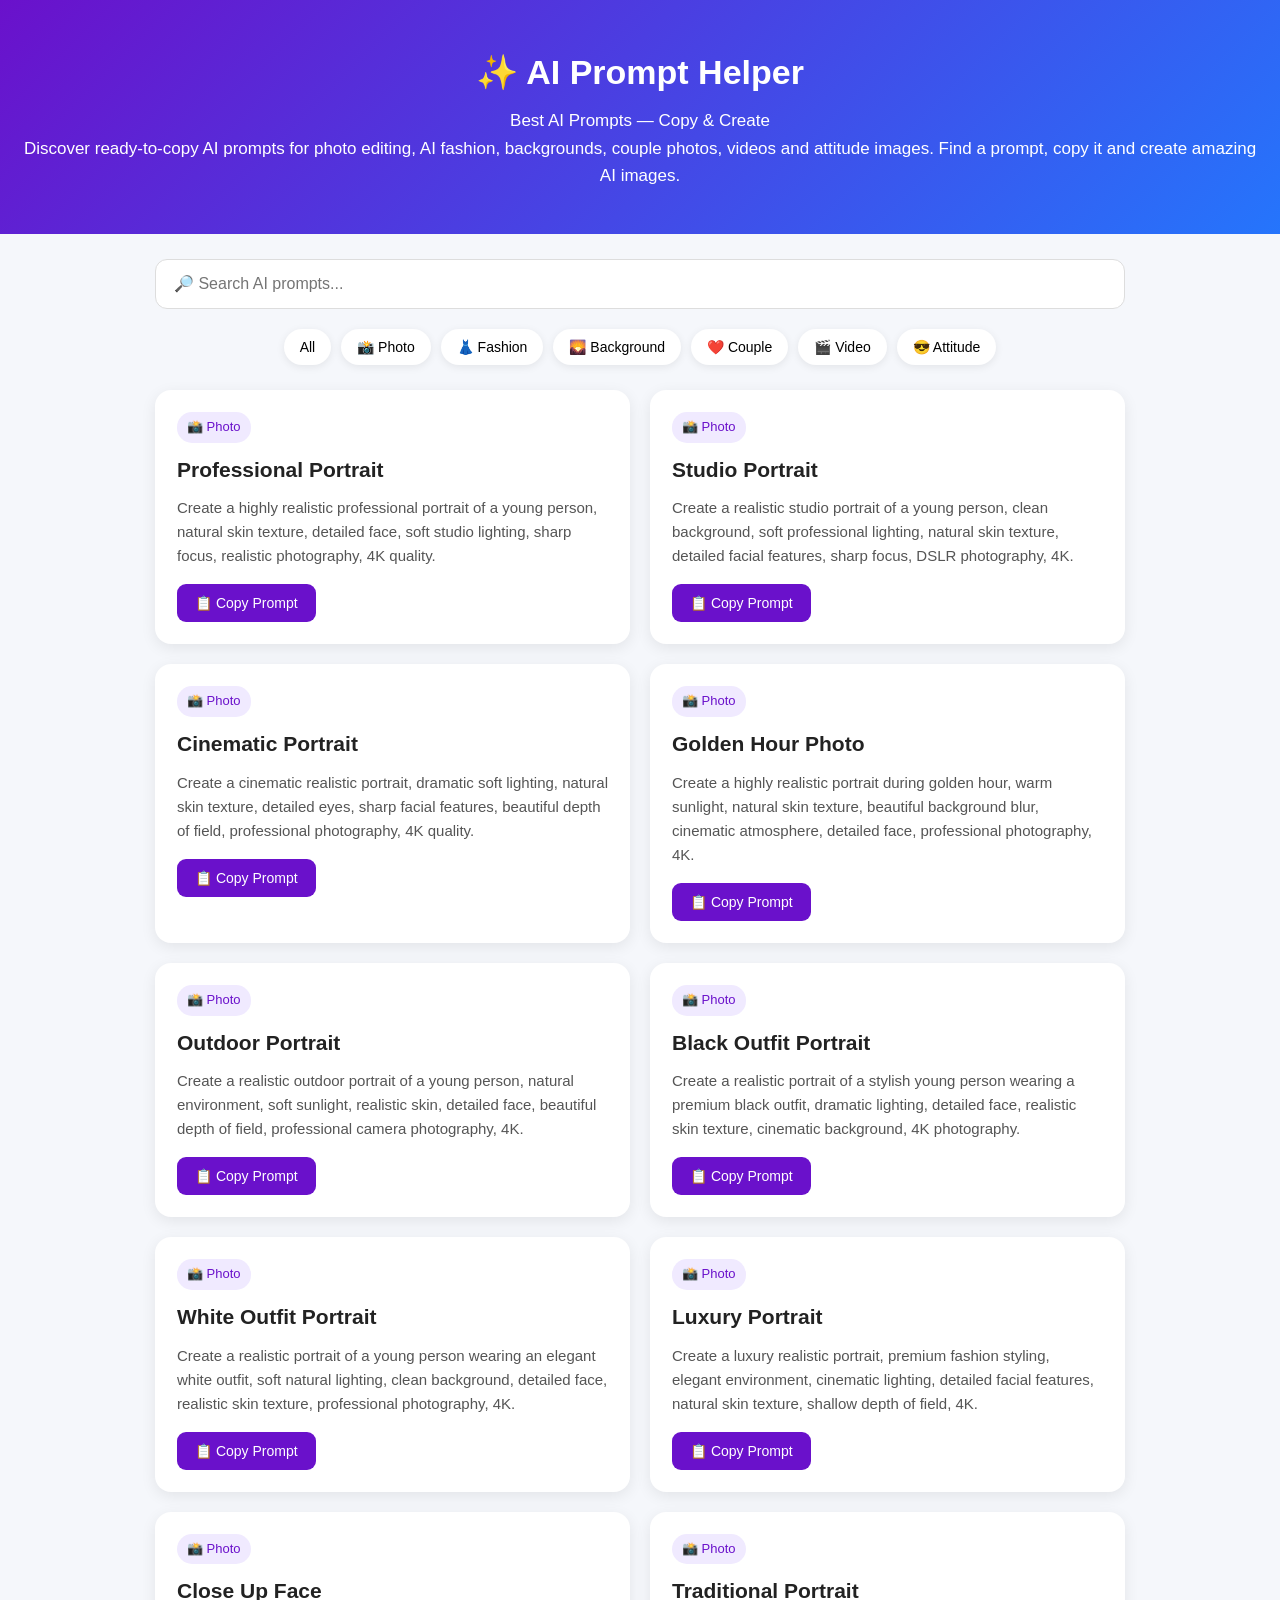
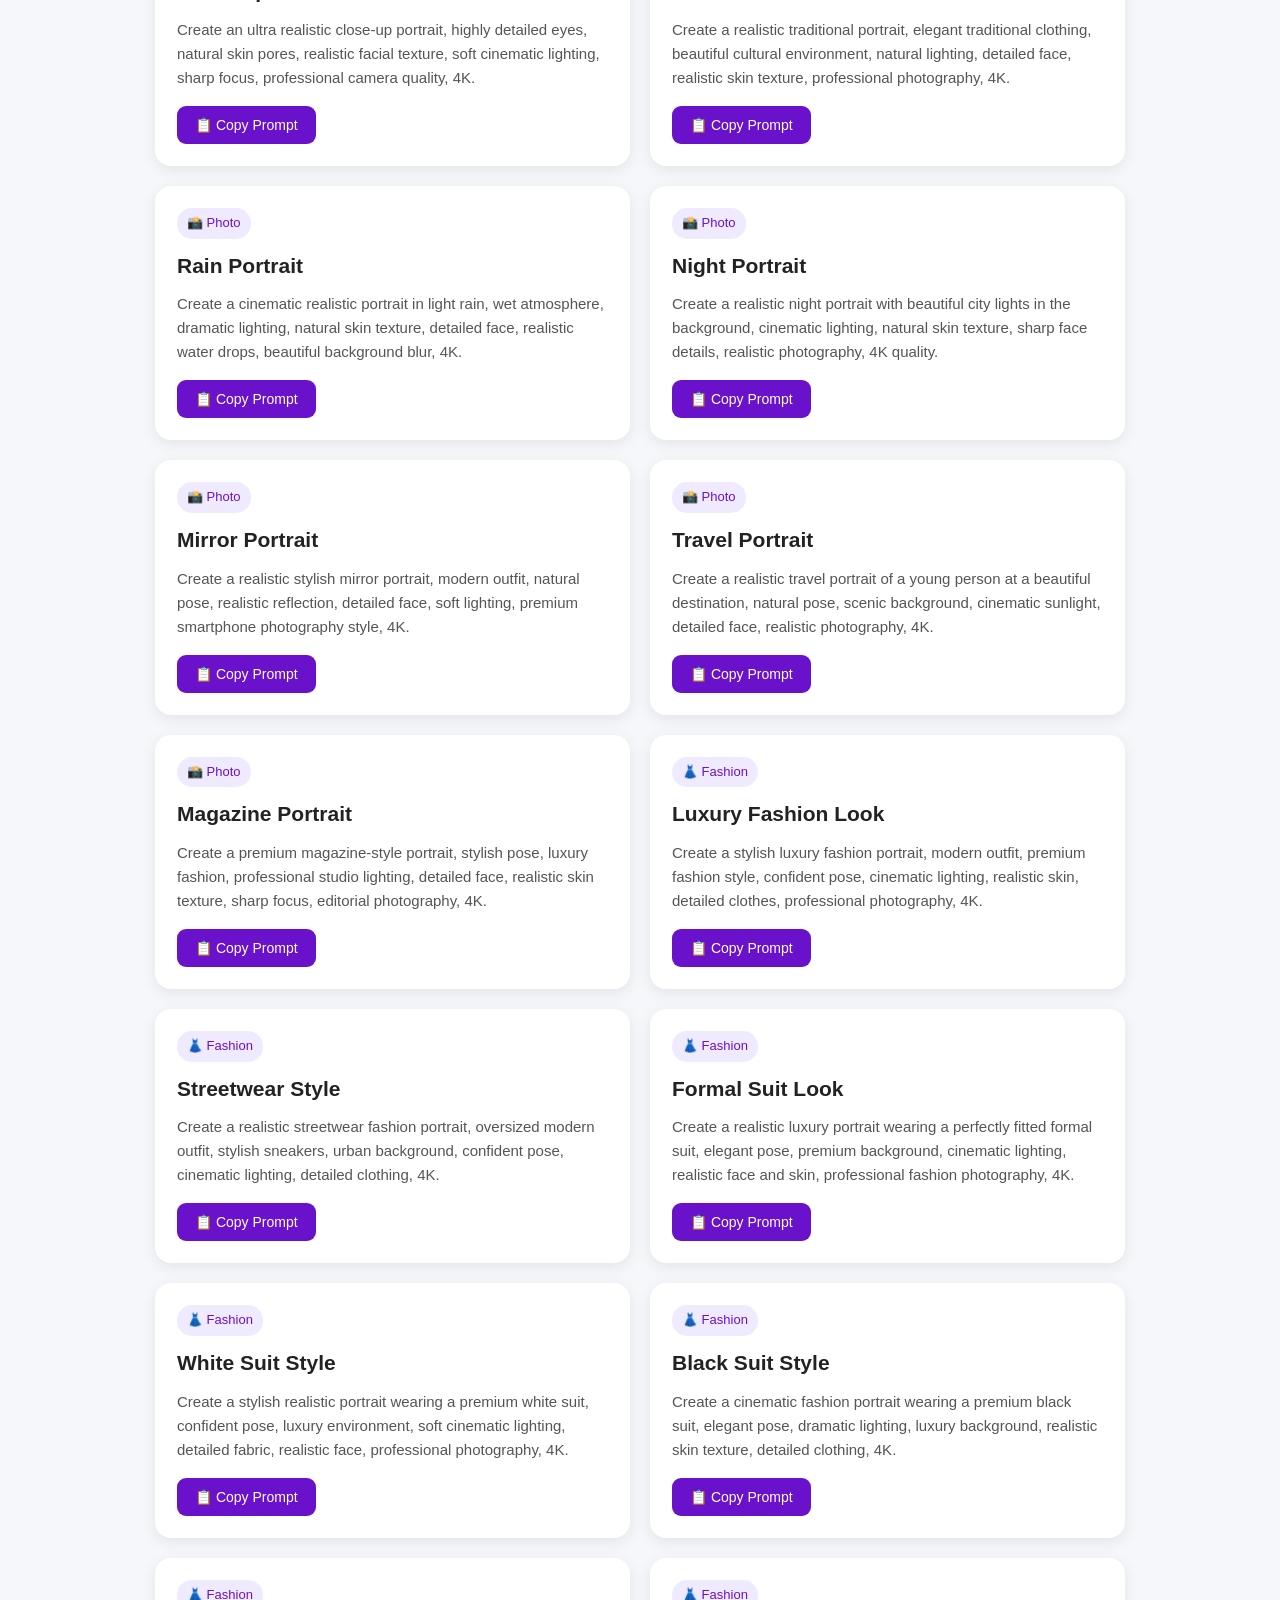
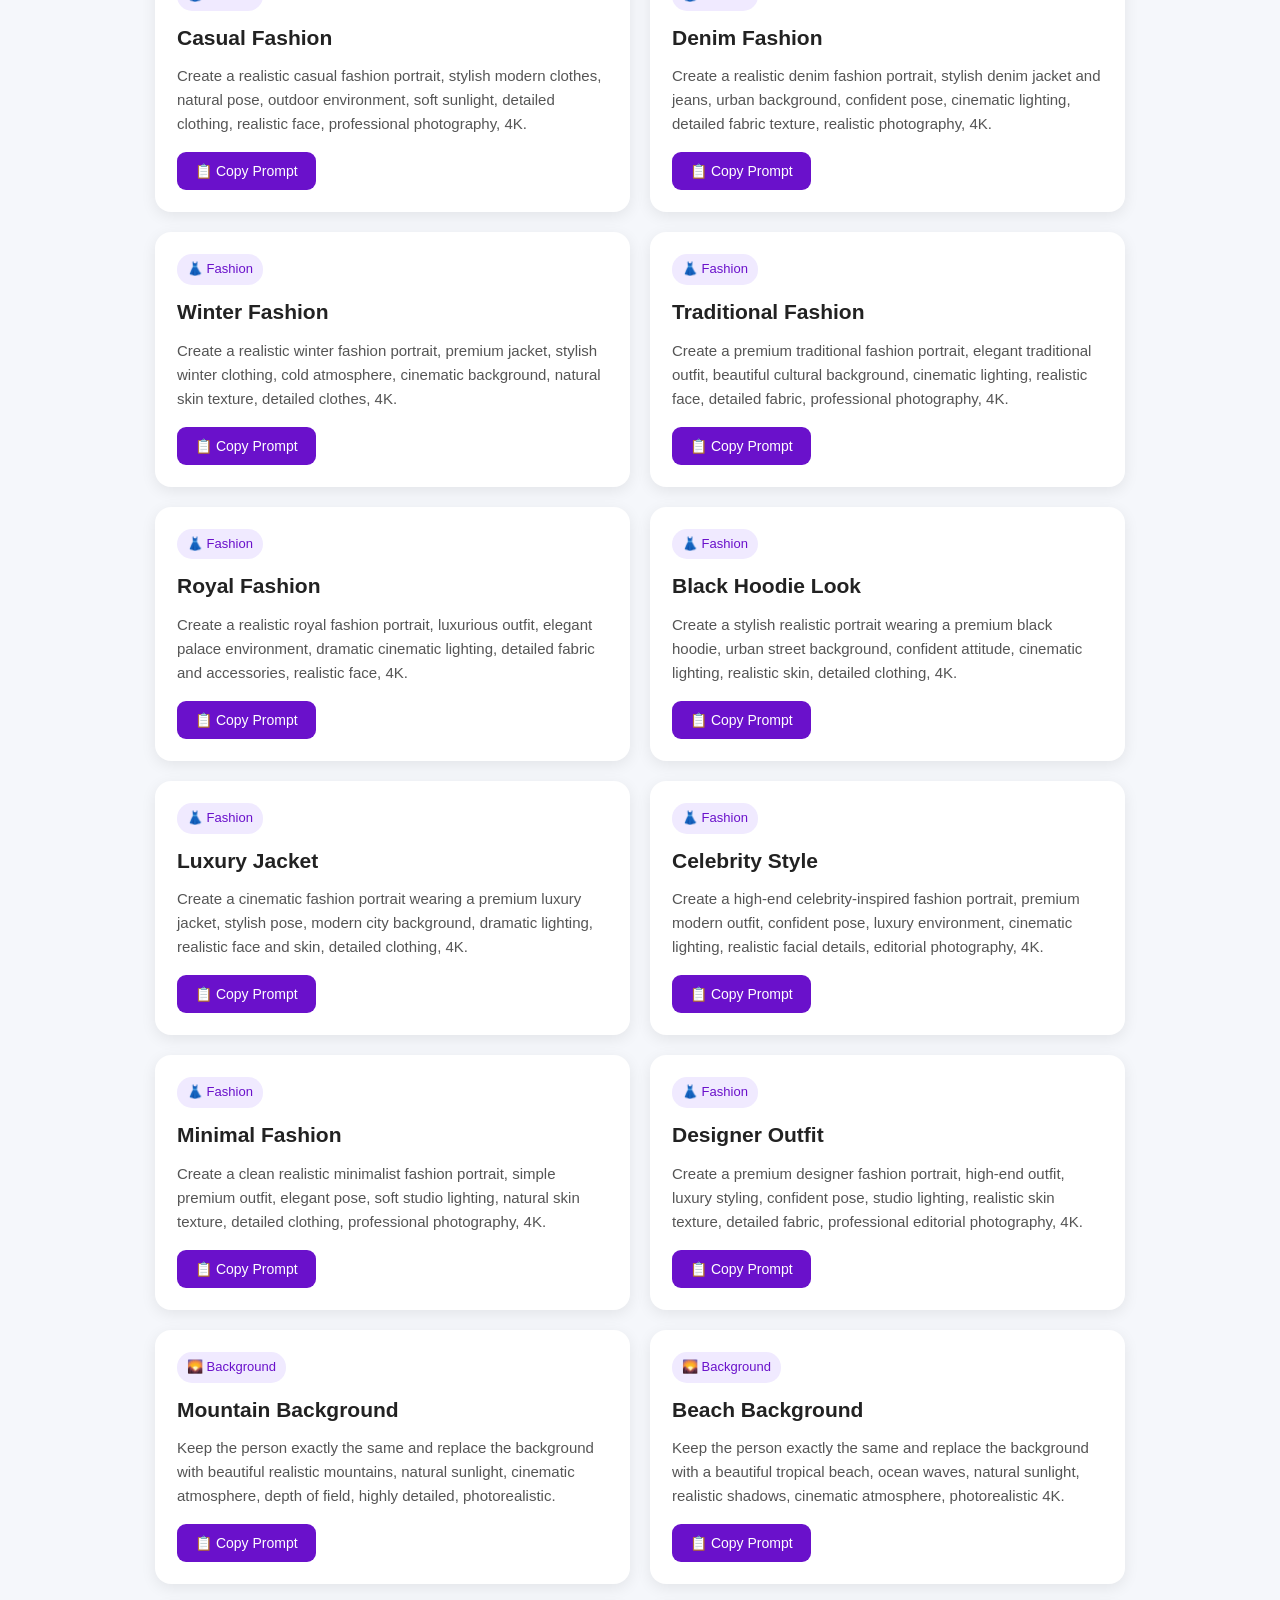
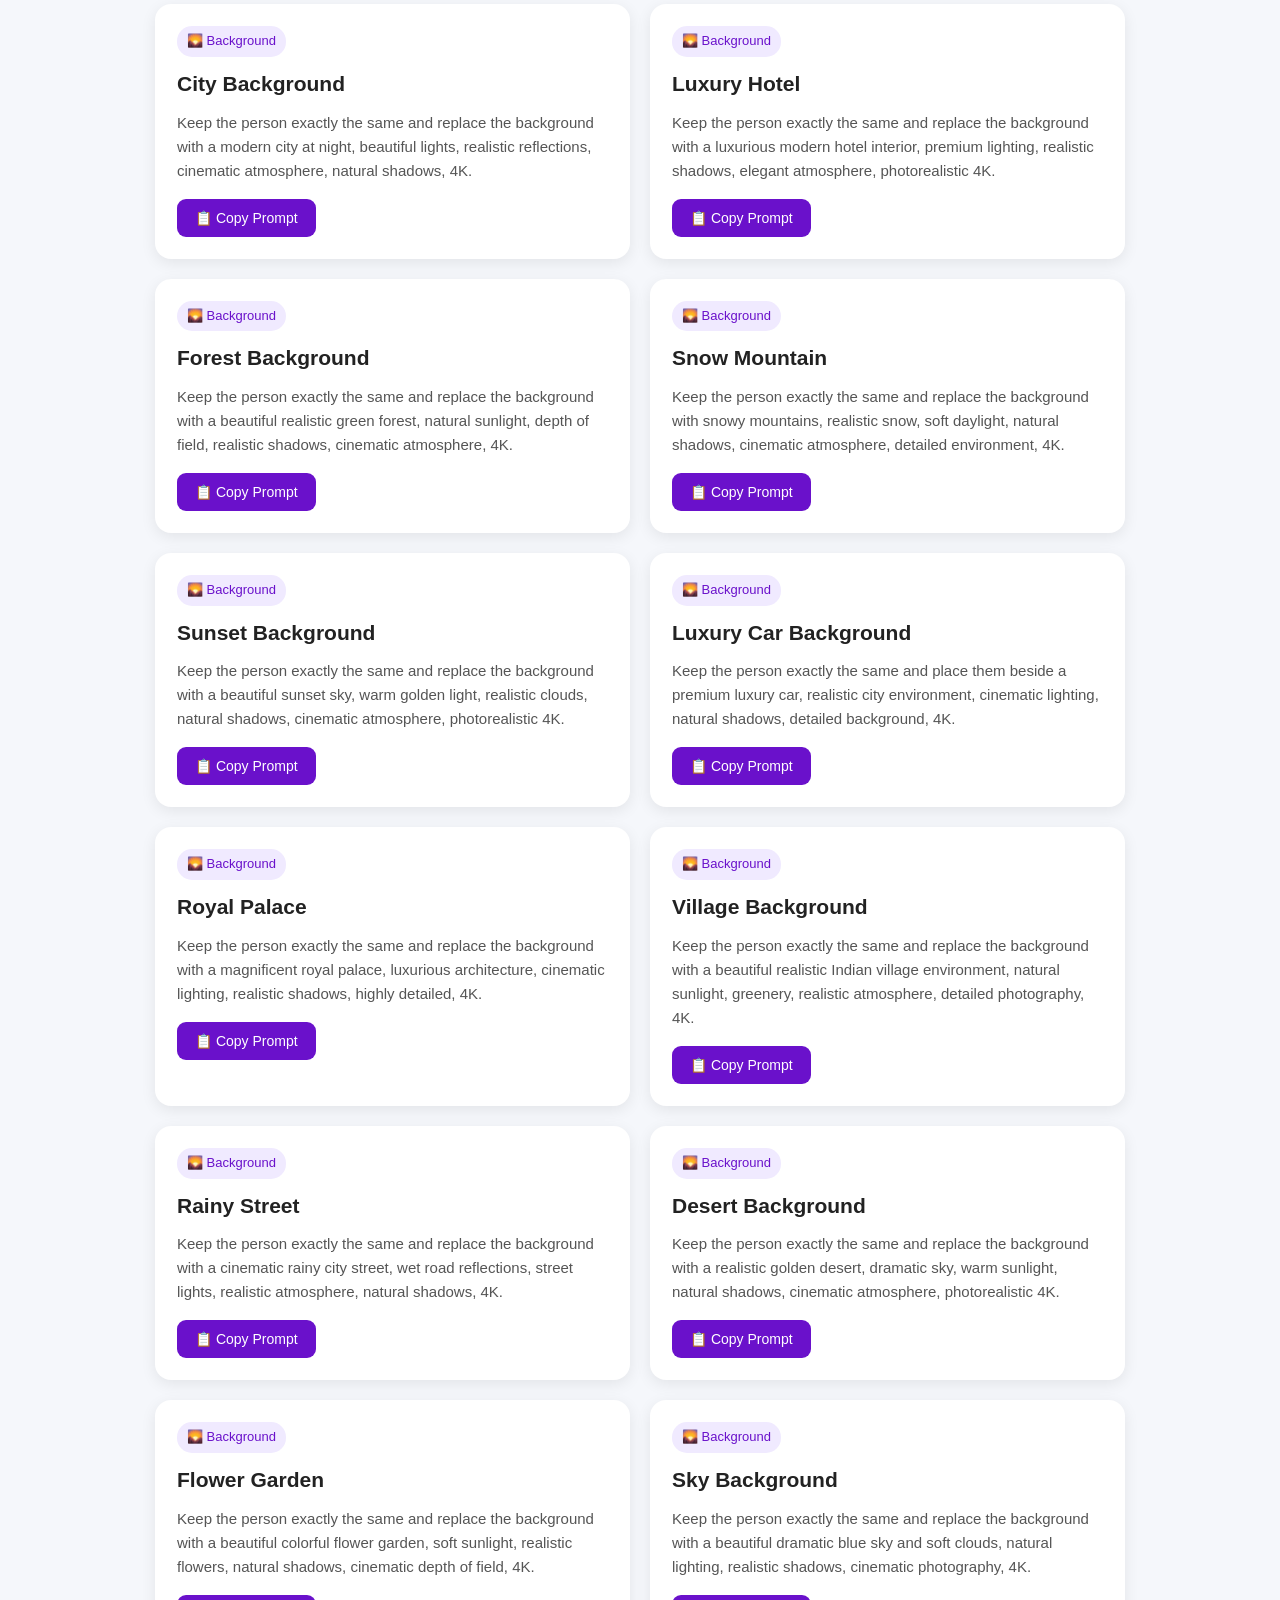
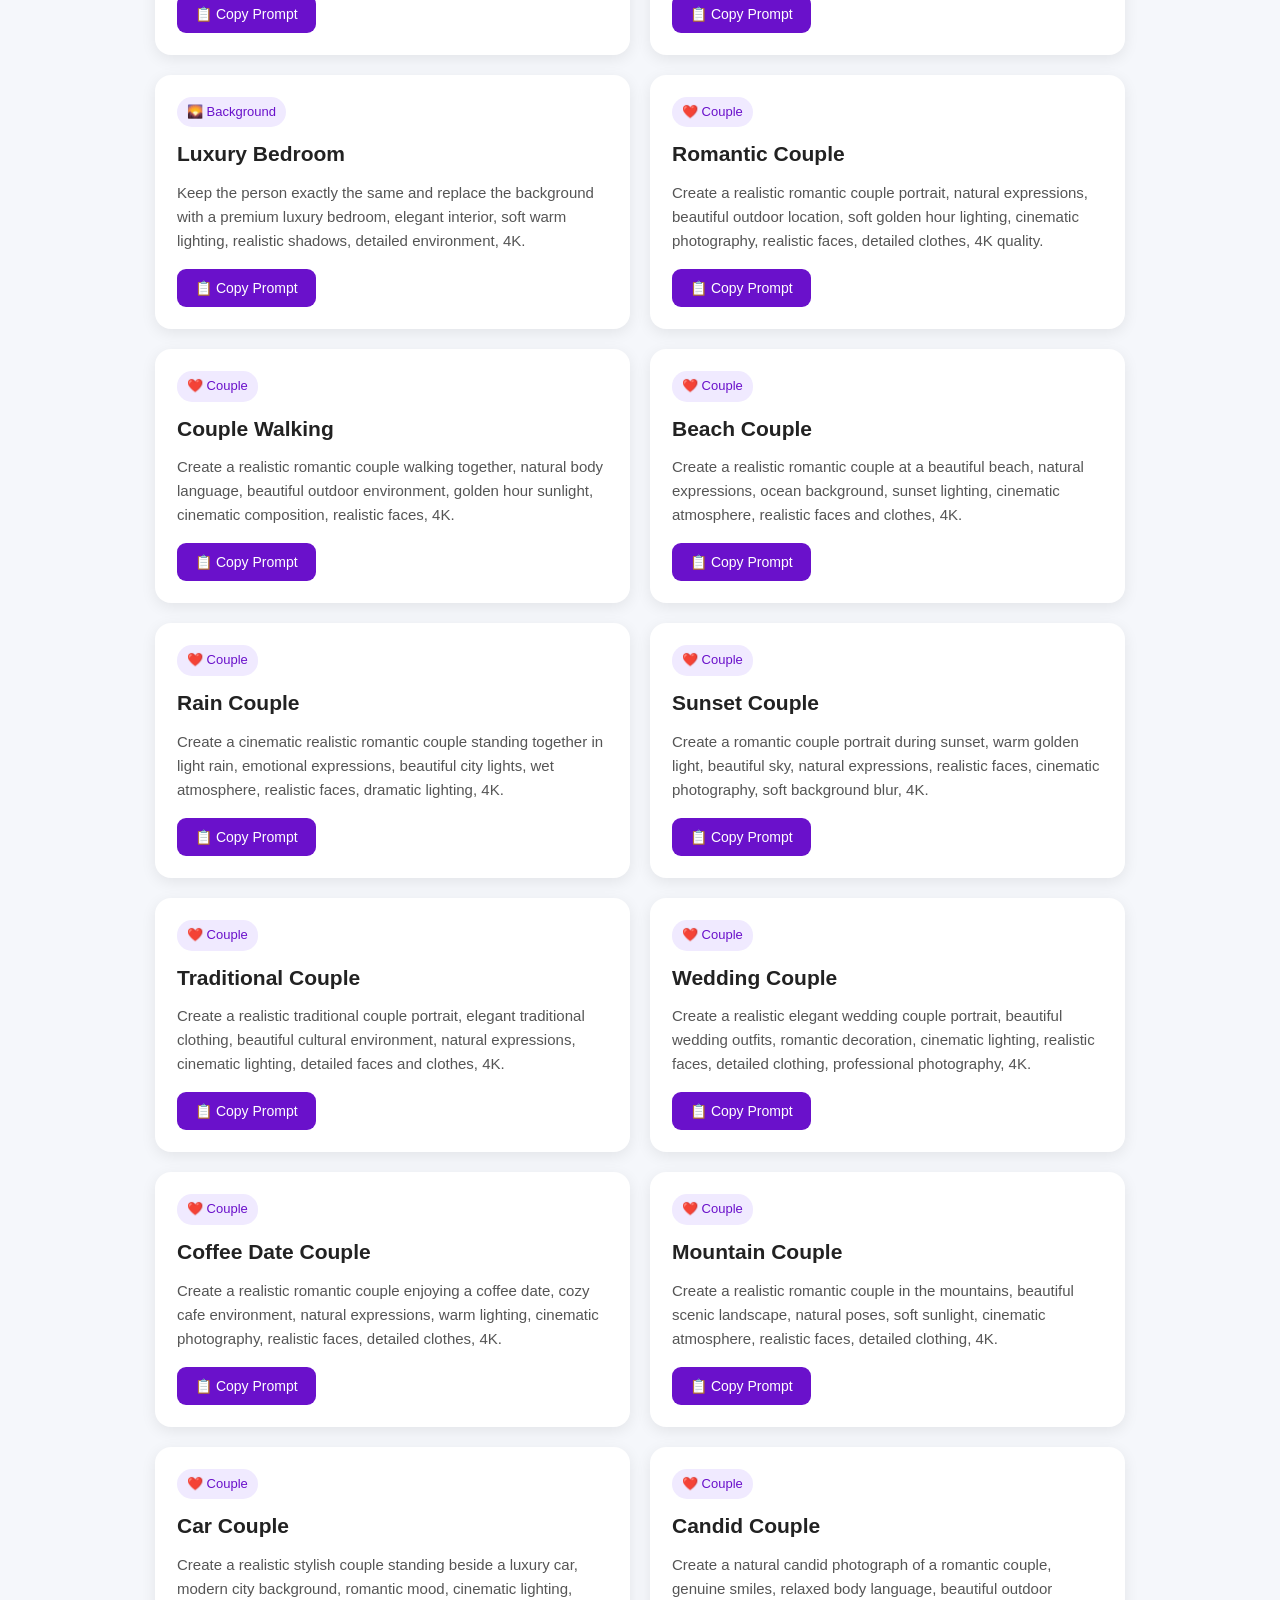
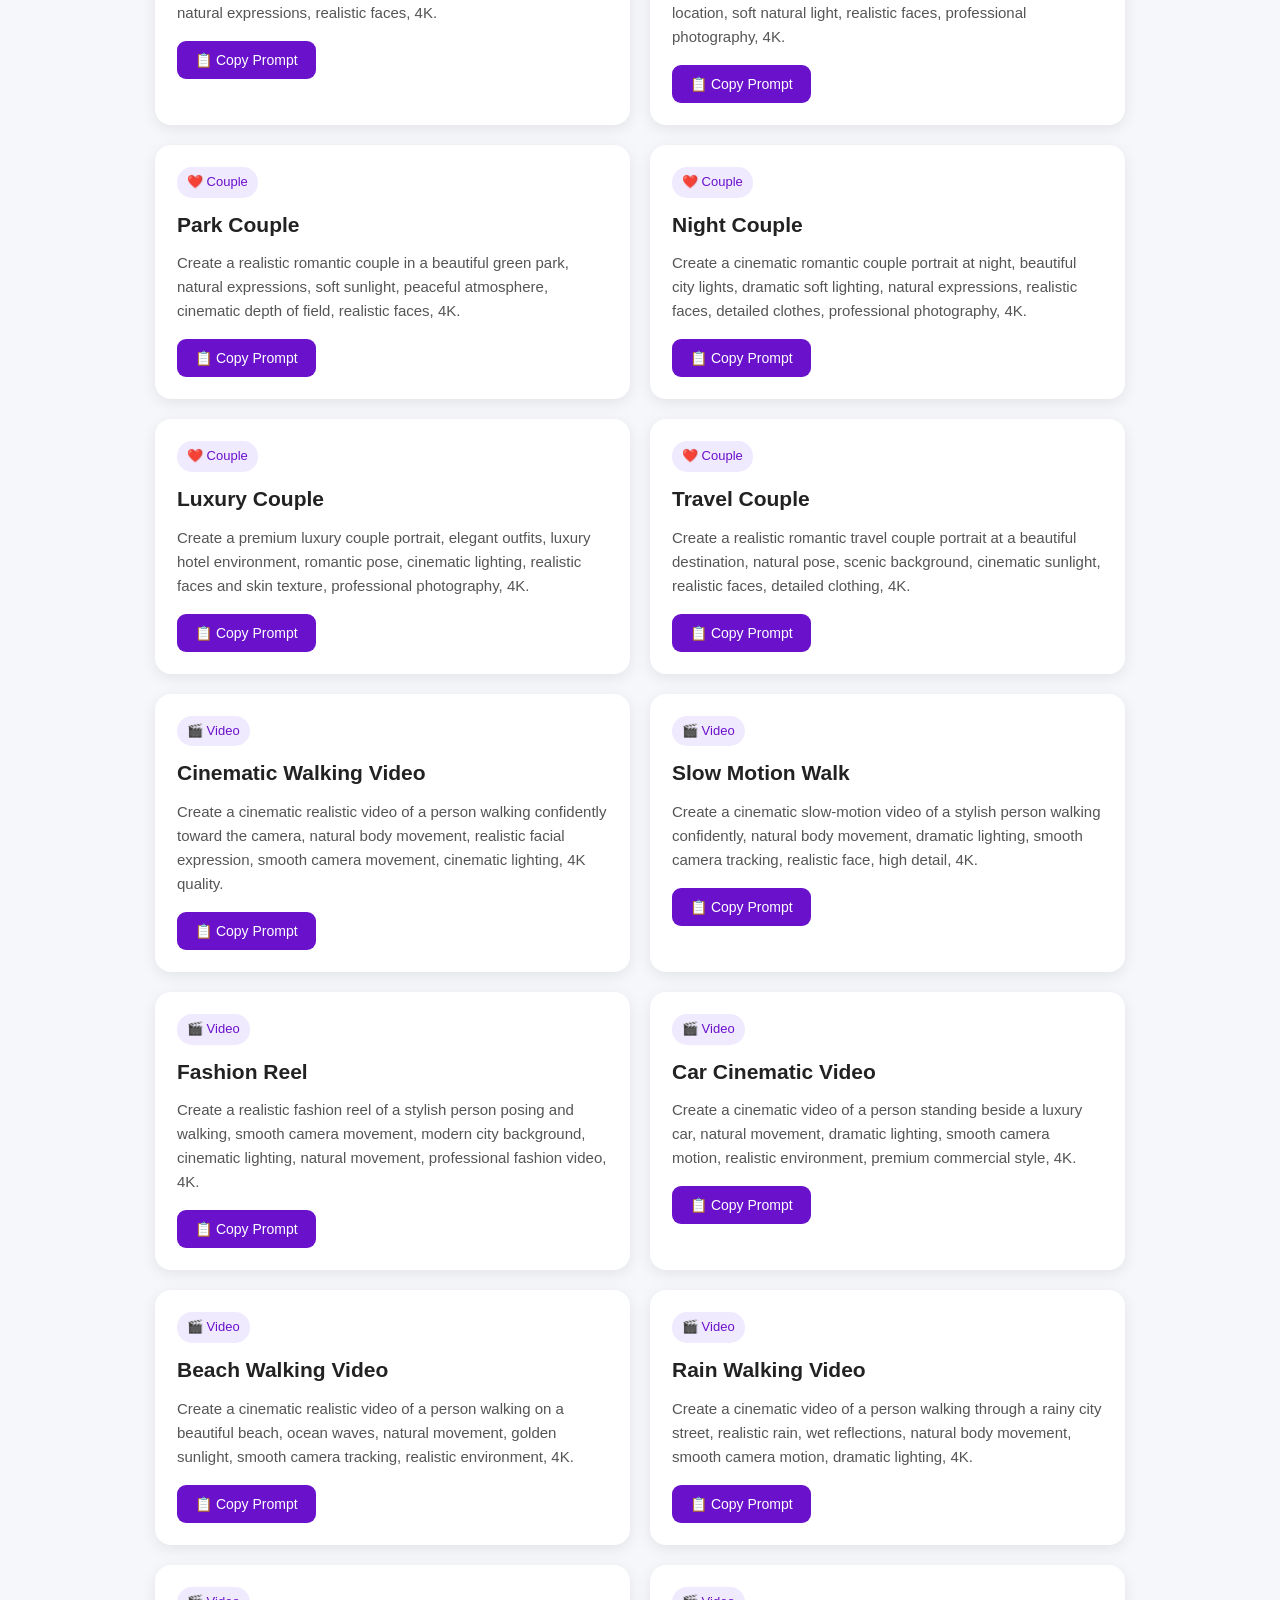
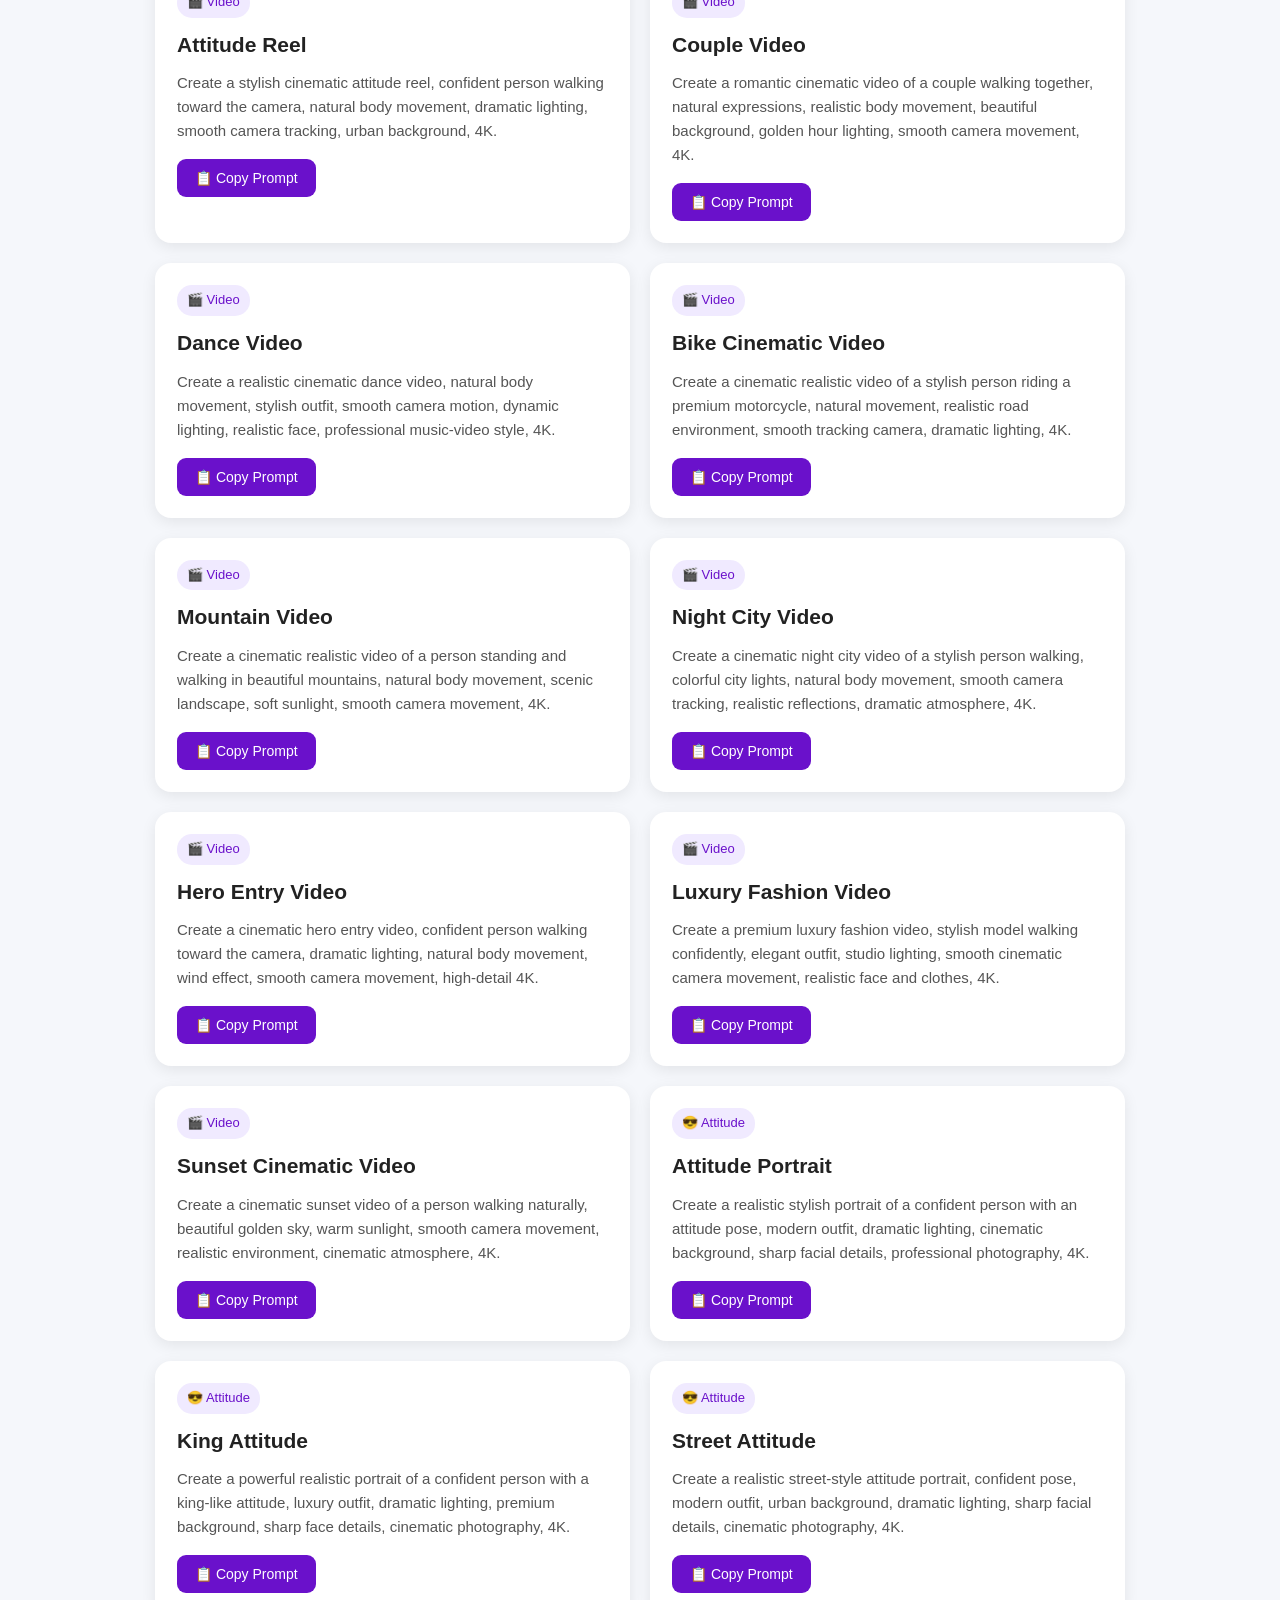
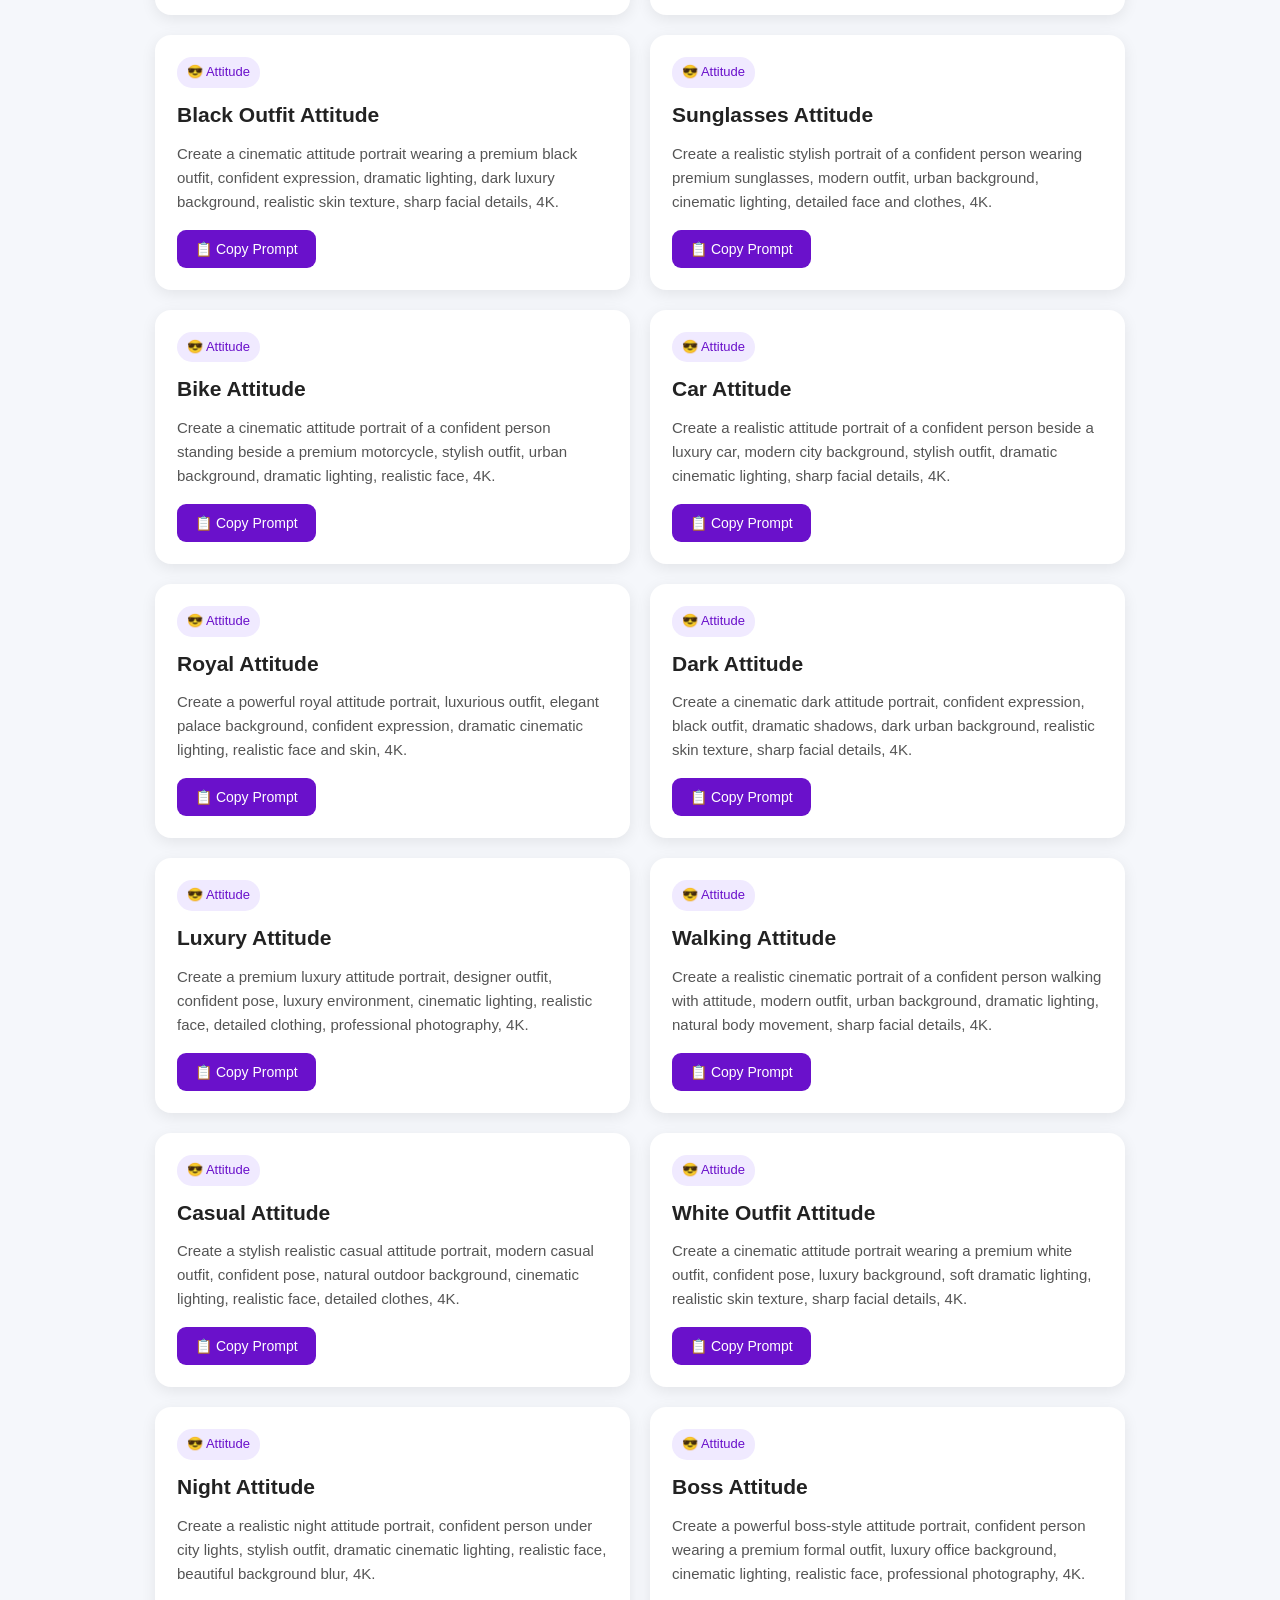
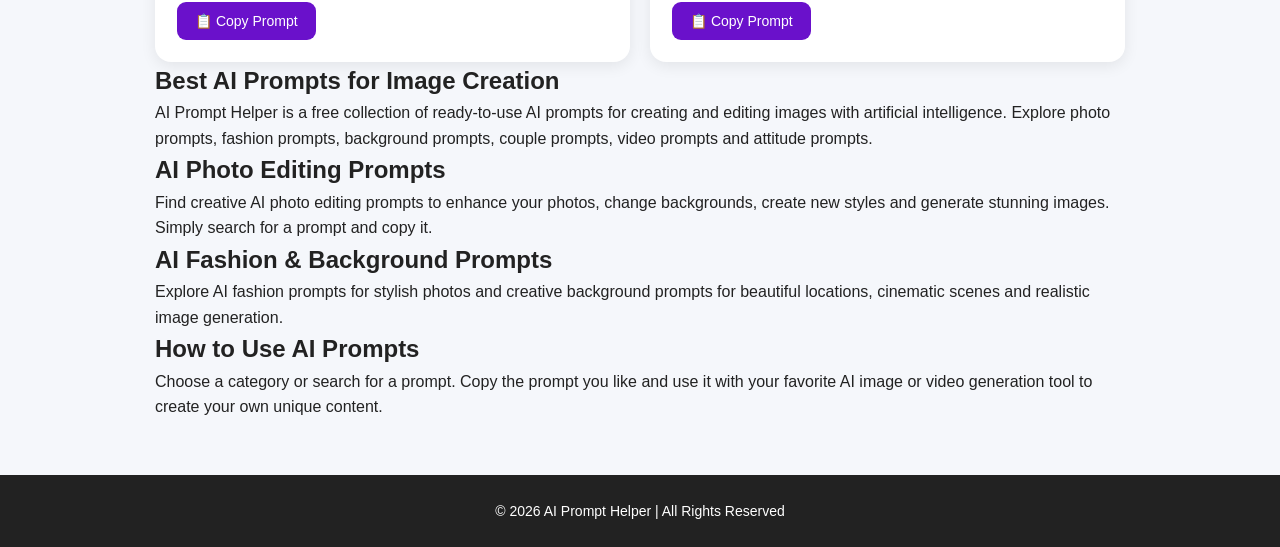
<file: index.html>
<!DOCTYPE html>
<html lang="en">
<head>
  <meta charset="UTF-8">
  <meta name="viewport" content="width=device-width, initial-scale=1.0">

  <title>AI Prompt Helper – Best AI Photo, Fashion & Video Prompts</title>

  <link rel="icon" type="image/png" href="favicon.png">

  <meta name="description" content="AI Prompt Helper offers ready-to-copy AI prompts for photo editing, fashion, backgrounds, couples, videos and attitude images. Find the perfect AI prompt and create amazing images.">

  <meta name="keywords" content="AI prompts, AI prompt helper, AI photo prompts, AI image prompts, AI fashion prompts, AI background prompts, AI couple prompts, AI video prompts, AI attitude prompts, photo editing prompts">

  <meta name="robots" content="index, follow">

  <link rel="canonical" href="https://subi85khan.github.io/AI-Prompt-Helper/">

  <!-- Open Graph -->
  <meta property="og:title" content="AI Prompt Helper – Best AI Prompts">
  <meta property="og:description" content="Find and copy ready-to-use AI prompts for photos, fashion, backgrounds, couples, videos and more.">
  <meta property="og:url" content="https://subi85khan.github.io/AI-Prompt-Helper/">
  <meta property="og:type" content="website">

  <link rel="stylesheet" href="style.css">
</head>

<body>

<header>
  <h1>✨ AI Prompt Helper</h1>

  <p>Best AI Prompts — Copy & Create</p>

  <p>
    Discover ready-to-copy AI prompts for photo editing,
    AI fashion, backgrounds, couple photos, videos and attitude images.
    Find a prompt, copy it and create amazing AI images.
  </p>
</header>

<main>

  <div class="search-box">
    <input
      type="text"
      id="searchInput"
      placeholder="🔎 Search AI prompts..."
      aria-label="Search AI prompts"
    >
  </div>

  <div class="categories">

    <button onclick="filterPrompts('All')">
      All
    </button>

    <button onclick="filterPrompts('Photo')">
      📸 Photo
    </button>

    <button onclick="filterPrompts('Fashion')">
      👗 Fashion
    </button>

    <button onclick="filterPrompts('Background')">
      🌄 Background
    </button>

    <button onclick="filterPrompts('Couple')">
      ❤️ Couple
    </button>

    <button onclick="filterPrompts('Video')">
      🎬 Video
    </button>

    <button onclick="filterPrompts('Attitude')">
      😎 Attitude
    </button>

  </div>

  <section id="promptContainer"></section>

  <!-- SEO Content -->

  <section class="seo-content">

    <h2>Best AI Prompts for Image Creation</h2>

    <p>
      AI Prompt Helper is a free collection of ready-to-use AI prompts
      for creating and editing images with artificial intelligence.
      Explore photo prompts, fashion prompts, background prompts,
      couple prompts, video prompts and attitude prompts.
    </p>

    <h2>AI Photo Editing Prompts</h2>

    <p>
      Find creative AI photo editing prompts to enhance your photos,
      change backgrounds, create new styles and generate stunning images.
      Simply search for a prompt and copy it.
    </p>

    <h2>AI Fashion & Background Prompts</h2>

    <p>
      Explore AI fashion prompts for stylish photos and creative
      background prompts for beautiful locations, cinematic scenes
      and realistic image generation.
    </p>

    <h2>How to Use AI Prompts</h2>

    <p>
      Choose a category or search for a prompt. Copy the prompt
      you like and use it with your favorite AI image or video
      generation tool to create your own unique content.
    </p>

  </section>

</main>

<footer>
  <p>© 2026 AI Prompt Helper | All Rights Reserved</p>
</footer>

<script src="app.js"></script>

</body>
</html>
</file>
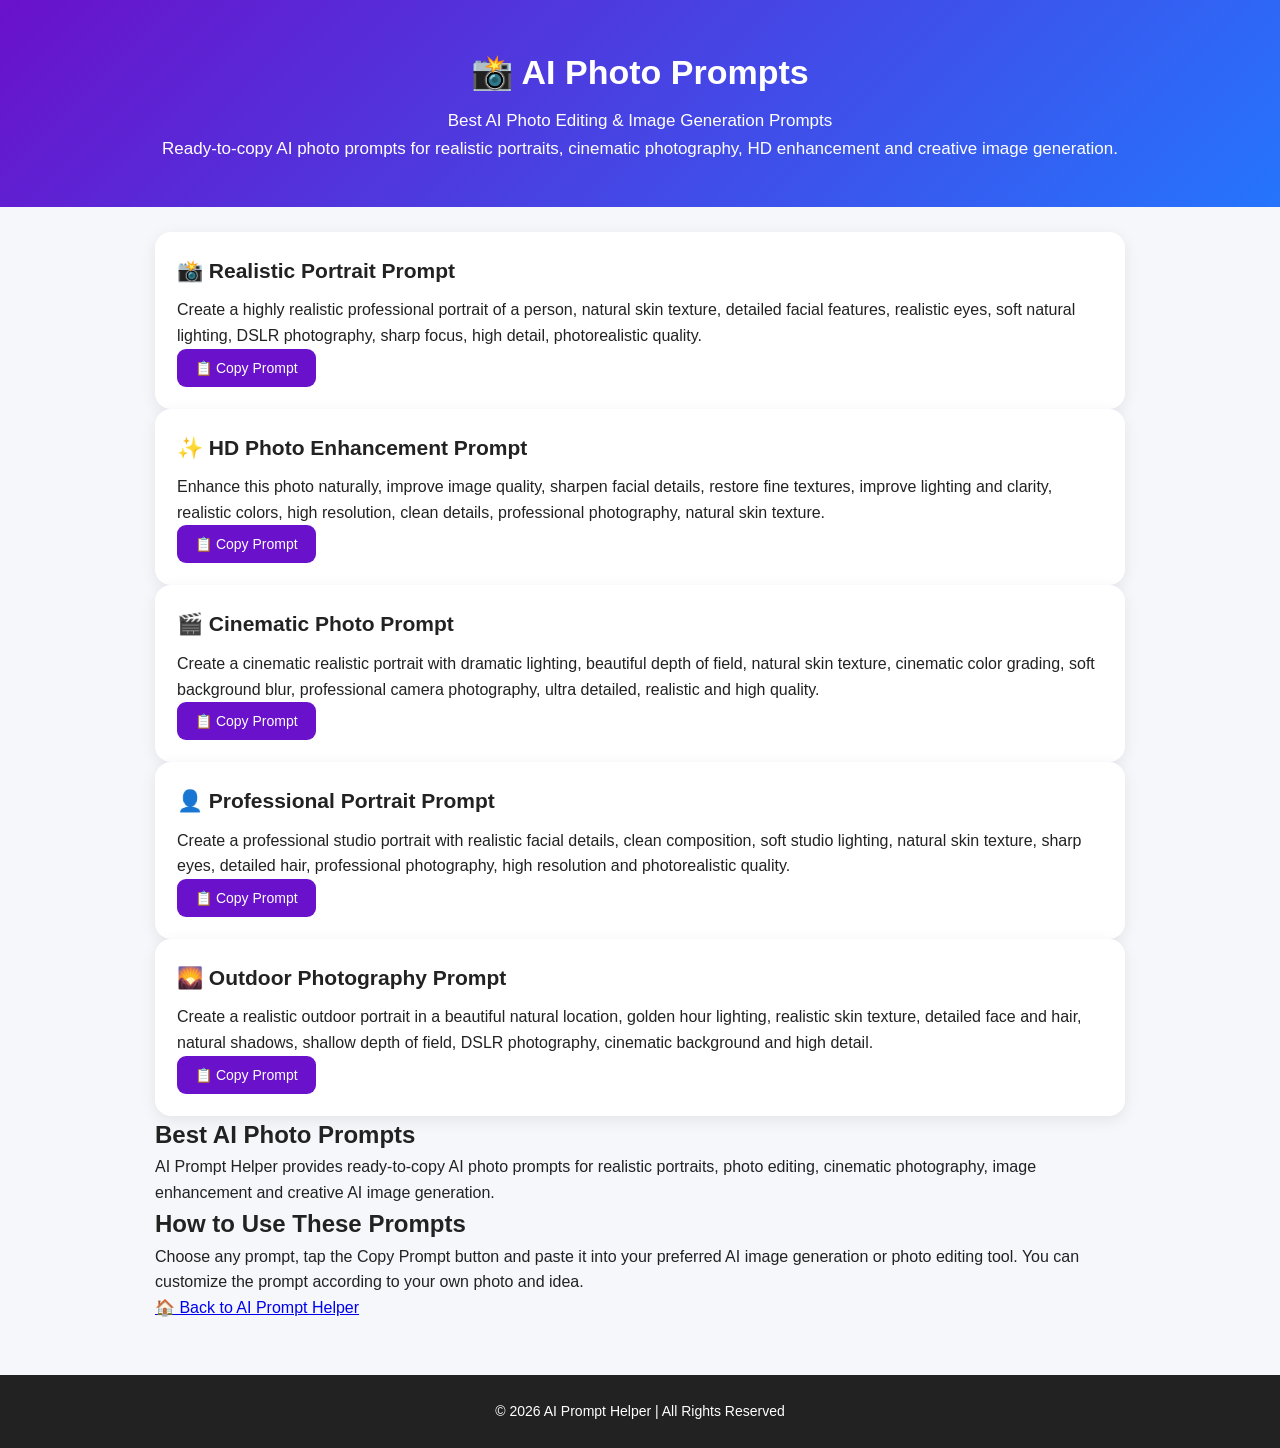
<file: photo-prompts.html>
<!DOCTYPE html>
<html lang="en">
<head>
  <meta charset="UTF-8">
  <meta name="viewport" content="width=device-width, initial-scale=1.0">

  <title>AI Photo Prompts – Best AI Photo Editing Prompts</title>

  <link rel="icon" type="image/png" href="favicon.png">

  <meta name="description" content="Discover the best AI photo prompts for realistic portraits, cinematic photos, photo editing, HD enhancement and creative AI image generation. Copy prompts easily.">

  <meta name="robots" content="index, follow">

  <link rel="canonical" href="https://subi85khan.github.io/AI-Prompt-Helper/photo-prompts.html">

  <link rel="stylesheet" href="style.css">
</head>

<body>

<header>
  <h1>📸 AI Photo Prompts</h1>

  <p>Best AI Photo Editing & Image Generation Prompts</p>

  <p>
    Ready-to-copy AI photo prompts for realistic portraits,
    cinematic photography, HD enhancement and creative image generation.
  </p>
</header>

<main>

  <section id="photoPrompts">

    <div class="prompt-card">
      <h2>📸 Realistic Portrait Prompt</h2>

      <p>
        Create a highly realistic professional portrait of a person,
        natural skin texture, detailed facial features, realistic eyes,
        soft natural lighting, DSLR photography, sharp focus,
        high detail, photorealistic quality.
      </p>

      <button onclick="copyPrompt(this)">
        📋 Copy Prompt
      </button>
    </div>


    <div class="prompt-card">
      <h2>✨ HD Photo Enhancement Prompt</h2>

      <p>
        Enhance this photo naturally, improve image quality,
        sharpen facial details, restore fine textures,
        improve lighting and clarity, realistic colors,
        high resolution, clean details, professional photography,
        natural skin texture.
      </p>

      <button onclick="copyPrompt(this)">
        📋 Copy Prompt
      </button>
    </div>


    <div class="prompt-card">
      <h2>🎬 Cinematic Photo Prompt</h2>

      <p>
        Create a cinematic realistic portrait with dramatic lighting,
        beautiful depth of field, natural skin texture,
        cinematic color grading, soft background blur,
        professional camera photography, ultra detailed,
        realistic and high quality.
      </p>

      <button onclick="copyPrompt(this)">
        📋 Copy Prompt
      </button>
    </div>


    <div class="prompt-card">
      <h2>👤 Professional Portrait Prompt</h2>

      <p>
        Create a professional studio portrait with realistic facial
        details, clean composition, soft studio lighting,
        natural skin texture, sharp eyes, detailed hair,
        professional photography, high resolution and photorealistic quality.
      </p>

      <button onclick="copyPrompt(this)">
        📋 Copy Prompt
      </button>
    </div>


    <div class="prompt-card">
      <h2>🌄 Outdoor Photography Prompt</h2>

      <p>
        Create a realistic outdoor portrait in a beautiful natural location,
        golden hour lighting, realistic skin texture,
        detailed face and hair, natural shadows,
        shallow depth of field, DSLR photography,
        cinematic background and high detail.
      </p>

      <button onclick="copyPrompt(this)">
        📋 Copy Prompt
      </button>
    </div>

  </section>


  <section class="seo-content">

    <h2>Best AI Photo Prompts</h2>

    <p>
      AI Prompt Helper provides ready-to-copy AI photo prompts
      for realistic portraits, photo editing, cinematic photography,
      image enhancement and creative AI image generation.
    </p>

    <h2>How to Use These Prompts</h2>

    <p>
      Choose any prompt, tap the Copy Prompt button and paste it
      into your preferred AI image generation or photo editing tool.
      You can customize the prompt according to your own photo and idea.
    </p>

    <p>
      <a href="index.html">🏠 Back to AI Prompt Helper</a>
    </p>

  </section>

</main>


<footer>
  <p>© 2026 AI Prompt Helper | All Rights Reserved</p>
</footer>


<script>
function copyPrompt(button) {

  const card = button.parentElement;
  const text = card.querySelector("p").innerText;

  navigator.clipboard.writeText(text).then(function() {

    const oldText = button.innerText;

    button.innerText = "✅ Copied!";

    setTimeout(function() {
      button.innerText = oldText;
    }, 1500);

  }).catch(function() {

    alert("Please copy the prompt manually.");

  });

}
</script>

</body>
</html>
</file>
<file: style.css>
* {
  box-sizing: border-box;
  margin: 0;
  padding: 0;
}

body {
  font-family: Arial, sans-serif;
  background: #f5f7fb;
  color: #222;
  line-height: 1.6;
}

header {
  background: linear-gradient(135deg, #6a11cb, #2575fc);
  color: white;
  text-align: center;
  padding: 45px 20px;
}

header h1 {
  font-size: 34px;
  margin-bottom: 8px;
}

header p {
  font-size: 17px;
}

main {
  max-width: 1000px;
  margin: auto;
  padding: 25px 15px;
}

.search-box {
  margin-bottom: 20px;
}

.search-box input {
  width: 100%;
  padding: 15px 18px;
  border: 1px solid #ddd;
  border-radius: 12px;
  font-size: 16px;
  outline: none;
}

.search-box input:focus {
  border-color: #6a11cb;
}

.categories {
  display: flex;
  flex-wrap: wrap;
  gap: 10px;
  margin-bottom: 25px;
  justify-content: center;
}

.categories button {
  border: none;
  background: white;
  padding: 10px 16px;
  border-radius: 20px;
  cursor: pointer;
  font-size: 14px;
  box-shadow: 0 2px 8px rgba(0,0,0,0.08);
}

.categories button:hover {
  background: #6a11cb;
  color: white;
}

#promptContainer {
  display: grid;
  grid-template-columns: repeat(2, 1fr);
  gap: 20px;
}

.prompt-card {
  background: white;
  padding: 22px;
  border-radius: 16px;
  box-shadow: 0 4px 15px rgba(0,0,0,0.08);
}

.prompt-card span {
  display: inline-block;
  background: #f0eaff;
  color: #6a11cb;
  padding: 5px 10px;
  border-radius: 15px;
  font-size: 13px;
  margin-bottom: 10px;
}

.prompt-card h2 {
  font-size: 21px;
  margin-bottom: 10px;
}

.prompt {
  color: #555;
  font-size: 15px;
  margin-bottom: 16px;
}

.prompt-card button {
  border: none;
  background: #6a11cb;
  color: white;
  padding: 11px 18px;
  border-radius: 9px;
  cursor: pointer;
  font-size: 14px;
}

.prompt-card button:hover {
  background: #4d0b9d;
}

footer {
  text-align: center;
  padding: 25px 15px;
  margin-top: 30px;
  background: #222;
  color: white;
  font-size: 14px;
}

@media (max-width: 700px) {
  header h1 {
    font-size: 27px;
  }

  #promptContainer {
    grid-template-columns: 1fr;
  }

  .categories button {
    font-size: 13px;
    padding: 9px 13px;
  }
}
</file>
